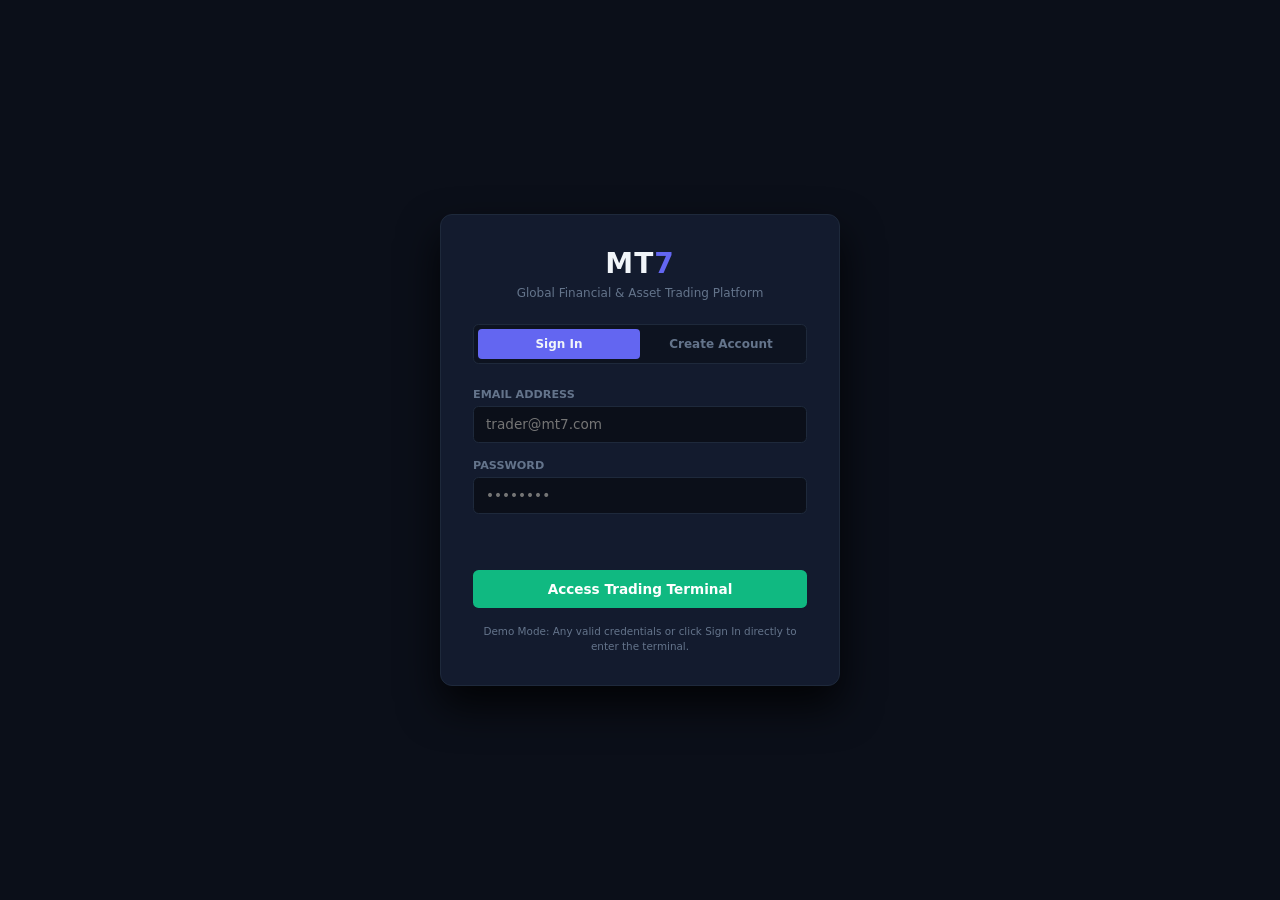
<file: mt7.auth.html>
<!DOCTYPE html>
<html lang="en">
<head>
    <meta charset="UTF-8">
    <meta name="viewport" content="width=device-width, initial-scale=1.0, maximum-scale=1.0, user-scalable=no">
    <title>MT7 - Sign In & Registration</title>
    <style>
        :root {
            --bg: #0b0f19;
            --panel: #131b2e;
            --panel-border: #1e293b;
            --text: #f1f5f9;
            --text-dim: #64748b;
            --primary: #10b981;
            --primary-hover: #059669;
            --danger: #f43f5e;
            --accent: #6366f1;
            --gold: #fbbf24;
            --card-bg: #162035;
        }

        * {
            box-sizing: border-box;
            margin: 0;
            padding: 0;
            font-family: system-ui, -apple-system, sans-serif;
            user-select: none;
            -webkit-tap-highlight-color: transparent;
        }

        body {
            background-color: var(--bg);
            color: var(--text);
            height: 100vh;
            height: 100dvh;
            display: flex;
            justify-content: center;
            align-items: center;
            overflow: hidden;
            padding: 1rem;
        }

        .auth-container {
            width: 100%;
            max-width: 400px;
            background: var(--panel);
            border: 1px solid var(--panel-border);
            border-radius: 0.75rem;
            padding: 2rem;
            display: flex;
            flex-direction: column;
            gap: 1.5rem;
            box-shadow: 0 20px 40px rgba(0, 0, 0, 0.8);
            position: relative;
        }

        .auth-header {
            text-align: center;
            display: flex;
            flex-direction: column;
            gap: 0.4rem;
        }

        .auth-logo {
            font-size: 1.75rem;
            font-weight: 800;
            color: var(--text);
            letter-spacing: 1px;
        }

        .auth-logo span {
            color: var(--accent);
        }

        .auth-subtitle {
            font-size: 0.75rem;
            color: var(--text-dim);
        }

        .tab-switcher {
            display: grid;
            grid-template-columns: 1fr 1fr;
            background: rgba(0, 0, 0, 0.3);
            border-radius: 0.35rem;
            padding: 0.25rem;
            border: 1px solid var(--panel-border);
        }

        .tab-btn {
            background: transparent;
            border: none;
            color: var(--text-dim);
            padding: 0.5rem;
            border-radius: 0.25rem;
            cursor: pointer;
            font-size: 0.75rem;
            font-weight: 600;
            transition: all 0.2s;
        }

        .tab-btn.active {
            background: var(--accent);
            color: var(--text);
        }

        .auth-form {
            display: none;
            flex-direction: column;
            gap: 1rem;
        }

        .auth-form.active {
            display: flex;
        }

        .input-group {
            display: flex;
            flex-direction: column;
            gap: 0.3rem;
        }

        .input-label {
            font-size: 0.7rem;
            color: var(--text-dim);
            text-transform: uppercase;
            font-weight: 600;
        }

        .auth-input {
            background: var(--bg);
            border: 1px solid var(--panel-border);
            color: var(--text);
            padding: 0.6rem 0.75rem;
            border-radius: 0.35rem;
            font-size: 0.85rem;
            outline: none;
            transition: border-color 0.2s;
        }

        .auth-input:focus {
            border-color: var(--accent);
        }

        .auth-btn {
            background: var(--primary);
            color: white;
            border: none;
            padding: 0.7rem;
            border-radius: 0.35rem;
            cursor: pointer;
            font-weight: 600;
            font-size: 0.85rem;
            text-align: center;
            transition: background 0.2s;
            margin-top: 0.5rem;
        }

        .auth-btn:hover {
            background: var(--primary-hover);
        }

        .auth-error {
            font-size: 0.7rem;
            color: var(--danger);
            text-align: center;
            min-height: 1rem;
        }

        .demo-notice {
            font-size: 0.65rem;
            color: var(--text-dim);
            text-align: center;
            line-height: 1.4;
        }
    </style>
</head>
<body>

    <div class="auth-container">
        <div class="auth-header">
            <div class="auth-logo">MT<span>7</span></div>
            <div class="auth-subtitle">Global Financial & Asset Trading Platform</div>
        </div>

        <div class="tab-switcher">
            <button class="tab-btn active" id="tab-login-btn" onclick="switchTab('login')">Sign In</button>
            <button class="tab-btn" id="tab-register-btn" onclick="switchTab('register')">Create Account</button>
        </div>

        <!-- LOGIN FORM -->
        <form class="auth-form active" id="login-form" onsubmit="handleLogin(event)">
            <div class="input-group">
                <label class="input-label">Email Address</label>
                <input type="email" id="login-email" class="auth-input" placeholder="trader@mt7.com" required />
            </div>
            <div class="input-group">
                <label class="input-label">Password</label>
                <input type="password" id="login-password" class="auth-input" placeholder="••••••••" required />
            </div>
            <div class="auth-error" id="login-error"></div>
            <button type="submit" class="auth-btn">Access Trading Terminal</button>
            <div class="demo-notice">Demo Mode: Any valid credentials or click Sign In directly to enter the terminal.</div>
        </form>

        <!-- REGISTER FORM -->
        <form class="auth-form" id="register-form" onsubmit="handleRegister(event)">
            <div class="input-group">
                <label class="input-label">Full Name</label>
                <input type="text" id="reg-name" class="auth-input" placeholder="John Doe" required />
            </div>
            <div class="input-group">
                <label class="input-label">Email Address</label>
                <input type="email" id="reg-email" class="auth-input" placeholder="trader@mt7.com" required />
            </div>
            <div class="input-group">
                <label class="input-label">Strong Password</label>
                <input type="password" id="reg-password" class="auth-input" placeholder="At least 6 characters" required minlength="6" />
            </div>
            <div class="auth-error" id="reg-error"></div>
            <button type="submit" class="auth-btn" style="background: var(--accent);">Register & Initialize Account</button>
            <div class="demo-notice">Secures $10,000 initial capital grant upon successful registration.</div>
        </form>
    </div>

    <script>
        function switchTab(tab) {
            const loginForm = document.getElementById('login-form');
            const registerForm = document.getElementById('register-form');
            const loginBtn = document.getElementById('tab-login-btn');
            const registerBtn = document.getElementById('tab-register-btn');

            document.getElementById('login-error').textContent = '';
            document.getElementById('reg-error').textContent = '';

            if (tab === 'login') {
                loginForm.classList.add('active');
                registerForm.classList.remove('active');
                loginBtn.classList.add('active');
                registerBtn.classList.remove('active');
            } else {
                loginForm.classList.remove('active');
                registerForm.classList.add('active');
                loginBtn.classList.remove('active');
                registerBtn.classList.add('active');
            }
        }

        function handleLogin(e) {
            e.preventDefault();
            const email = document.getElementById('login-email').value.trim();
            const password = document.getElementById('login-password').value.trim();

            if (!email || !password) {
                document.getElementById('login-error').textContent = 'Please fill in all required fields.';
                return;
            }

            // Save user session demo state
            localStorage.setItem('mt7_user', JSON.stringify({ email, name: email.split('@')[0] }));
            
            // Redirect to main trading terminal
            window.location.href = 'mt7.html';
        }

        function handleRegister(e) {
            e.preventDefault();
            const name = document.getElementById('reg-name').value.trim();
            const email = document.getElementById('reg-email').value.trim();
            const password = document.getElementById('reg-password').value.trim();

            if (!name || !email || !password) {
                document.getElementById('reg-error').textContent = 'All fields are required.';
                return;
            }

            if (password.length < 6) {
                document.getElementById('reg-error').textContent = 'Password must be at least 6 characters long.';
                return;
            }

            // Save user session demo state
            localStorage.setItem('mt7_user', JSON.stringify({ name, email }));
            
            // Redirect to main trading terminal
            window.location.href = 'mt7.html';
        }
    </script>
</body>
</html>
</file>
